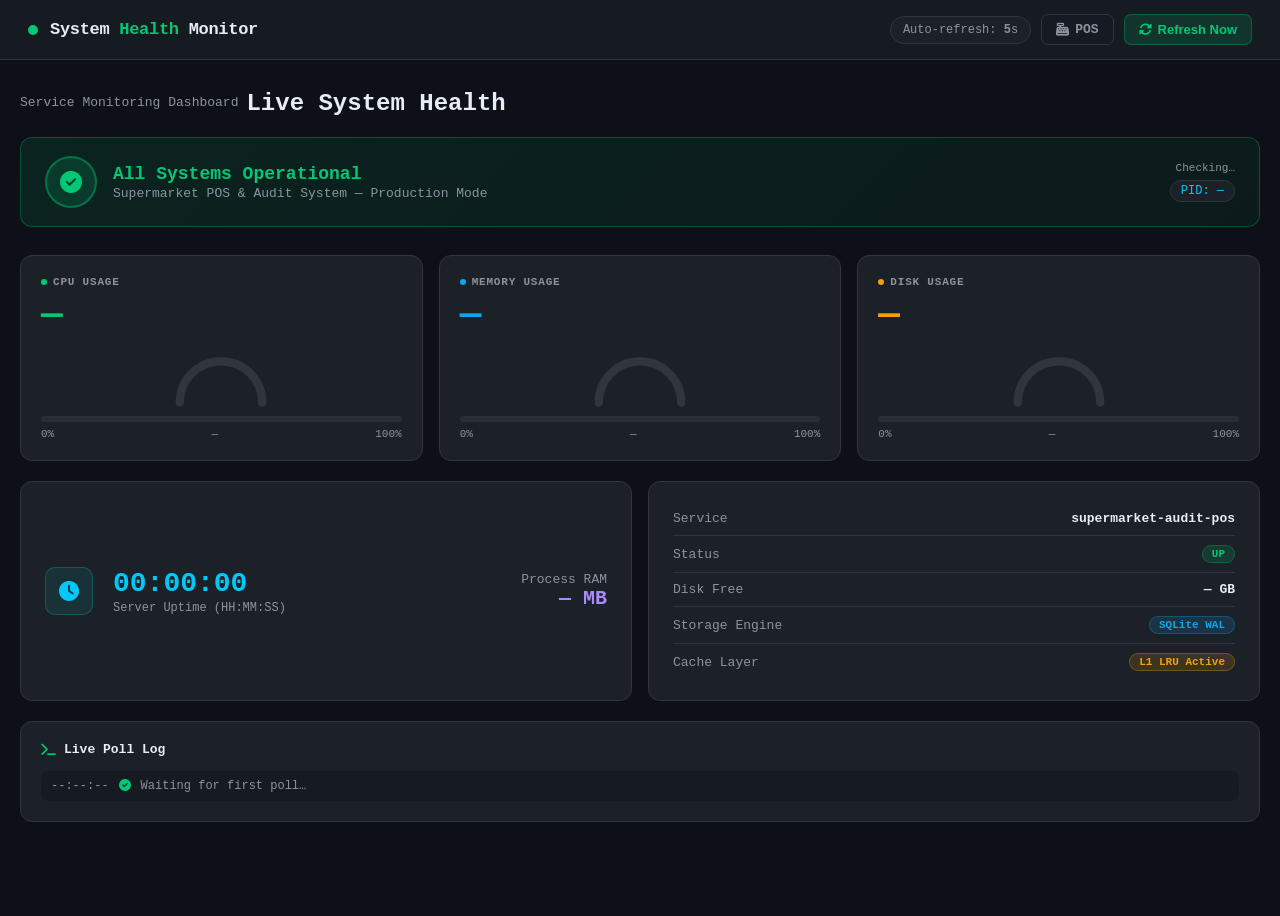
<file: templates/health.html>
<!DOCTYPE html>
<html lang="en">
<head>
  <meta charset="UTF-8">
  <meta name="viewport" content="width=device-width, initial-scale=1.0">
  <title>System Health Monitor — Supermarket POS</title>
  <link rel="stylesheet" href="https://cdnjs.cloudflare.com/ajax/libs/font-awesome/6.4.0/css/all.min.css">
  <style>
    /* ── Reset & Variables ─────────────────────────────── */
    *, *::before, *::after { box-sizing: border-box; margin: 0; padding: 0; }

    :root {
      --green:  #00c875;
      --green-dk: #008a50;
      --cyan:   #00c8f8;
      --blue:   #0ea5e9;
      --amber:  #f59e0b;
      --red:    #ef4444;
      --bg:     #0d1117;
      --surface:#161b22;
      --card:   #1c2128;
      --border: #30363d;
      --text:   #e6edf3;
      --muted:  #8b949e;
    }

    body {
      background: var(--bg);
      color: var(--text);
      font-family: -apple-system, BlinkMacSystemFont, "Segoe UI", Roboto, "Helvetica Neue", monospace;
      min-height: 100vh;
      padding-bottom: 60px;
    }

    /* ── Top Bar ───────────────────────────────────────── */
    .topbar {
      background: var(--surface);
      border-bottom: 1px solid var(--border);
      padding: 14px 28px;
      display: flex;
      justify-content: space-between;
      align-items: center;
      position: sticky;
      top: 0;
      z-index: 100;
    }

    .brand {
      display: flex;
      align-items: center;
      gap: 12px;
    }

    .pulse-dot {
      width: 10px; height: 10px;
      border-radius: 50%;
      background: var(--green);
      box-shadow: 0 0 0 0 rgba(0,200,117,.5);
      animation: pulse-ring 1.8s ease-out infinite;
    }

    @keyframes pulse-ring {
      0%   { box-shadow: 0 0 0 0 rgba(0,200,117,.5); }
      70%  { box-shadow: 0 0 0 10px rgba(0,200,117,0); }
      100% { box-shadow: 0 0 0 0 rgba(0,200,117,0); }
    }

    .brand-text {
      font-size: 17px;
      font-weight: 700;
      letter-spacing: -0.3px;
    }

    .brand-text span { color: var(--green); }

    .refresh-badge {
      display: flex;
      align-items: center;
      gap: 7px;
      font-size: 12px;
      color: var(--muted);
      background: var(--card);
      padding: 6px 12px;
      border-radius: 20px;
      border: 1px solid var(--border);
    }

    .refresh-icon { animation: spin 1.5s linear infinite; display: none; }
    @keyframes spin { to { transform: rotate(360deg); } }

    .topbar-actions { display: flex; gap: 10px; align-items: center; }

    .btn {
      display: inline-flex;
      align-items: center;
      gap: 6px;
      padding: 7px 14px;
      border-radius: 7px;
      font-size: 13px;
      font-weight: 600;
      text-decoration: none;
      cursor: pointer;
      border: 1px solid var(--border);
      transition: all .18s;
    }

    .btn-ghost { background: transparent; color: var(--muted); }
    .btn-ghost:hover { background: var(--card); color: var(--text); }
    .btn-green { background: rgba(0,200,117,.15); color: var(--green); border-color: rgba(0,200,117,.3); }
    .btn-green:hover { background: rgba(0,200,117,.22); }

    /* ── Main Container ────────────────────────────────── */
    .container { max-width: 1280px; margin: 0 auto; padding: 28px 20px; }

    .page-title {
      font-size: 13px;
      color: var(--muted);
      font-weight: 500;
      margin-bottom: 20px;
      display: flex;
      align-items: center;
      gap: 8px;
    }

    .page-title strong { color: var(--text); font-size: 24px; font-weight: 800; display: block; margin-top: 2px; }

    /* ── Status Banner ─────────────────────────────────── */
    .status-banner {
      display: flex;
      align-items: center;
      gap: 16px;
      background: linear-gradient(135deg, rgba(0,200,117,.1), rgba(0,200,117,.05));
      border: 1px solid rgba(0,200,117,.3);
      border-radius: 12px;
      padding: 18px 24px;
      margin-bottom: 28px;
      animation: fadeIn .5s ease;
    }

    .status-icon-big {
      width: 52px; height: 52px;
      border-radius: 50%;
      background: rgba(0,200,117,.15);
      border: 2px solid rgba(0,200,117,.4);
      display: flex;
      align-items: center;
      justify-content: center;
      font-size: 22px;
      color: var(--green);
      flex-shrink: 0;
    }

    .status-info h2 { font-size: 18px; font-weight: 700; color: var(--green); }
    .status-info p  { font-size: 13px; color: var(--muted); margin-top: 2px; }

    .status-right {
      margin-left: auto;
      text-align: right;
    }

    .status-right .last-checked { font-size: 11px; color: var(--muted); }
    .status-right .pid-badge {
      display: inline-block;
      background: var(--card);
      border: 1px solid var(--border);
      padding: 3px 10px;
      border-radius: 12px;
      font-size: 12px;
      color: var(--cyan);
      font-family: monospace;
      margin-top: 6px;
    }

    /* ── Grid ──────────────────────────────────────────── */
    .grid-3 {
      display: grid;
      grid-template-columns: repeat(3, 1fr);
      gap: 16px;
      margin-bottom: 20px;
    }

    .grid-2 {
      display: grid;
      grid-template-columns: repeat(2, 1fr);
      gap: 16px;
      margin-bottom: 20px;
    }

    @media (max-width: 900px) { .grid-3 { grid-template-columns: 1fr 1fr; } }
    @media (max-width: 600px) { .grid-3, .grid-2 { grid-template-columns: 1fr; } }

    /* ── Metric Card ───────────────────────────────────── */
    .metric-card {
      background: var(--card);
      border: 1px solid var(--border);
      border-radius: 12px;
      padding: 20px;
      position: relative;
      overflow: hidden;
      animation: slideUp .4s ease both;
      transition: border-color .25s;
    }

    .metric-card:hover { border-color: rgba(255,255,255,.15); }

    @keyframes slideUp {
      from { opacity: 0; transform: translateY(16px); }
      to   { opacity: 1; transform: translateY(0); }
    }

    .metric-card:nth-child(1) { animation-delay: .05s; }
    .metric-card:nth-child(2) { animation-delay: .10s; }
    .metric-card:nth-child(3) { animation-delay: .15s; }
    .metric-card:nth-child(4) { animation-delay: .20s; }
    .metric-card:nth-child(5) { animation-delay: .25s; }

    .card-label {
      font-size: 11px;
      font-weight: 700;
      text-transform: uppercase;
      letter-spacing: .8px;
      color: var(--muted);
      margin-bottom: 10px;
      display: flex;
      align-items: center;
      gap: 6px;
    }

    .card-label .dot-label {
      width: 6px; height: 6px;
      border-radius: 50%;
    }

    .card-value {
      font-size: 36px;
      font-weight: 800;
      font-variant-numeric: tabular-nums;
      line-height: 1;
      margin-bottom: 12px;
    }

    /* ── Animated Progress Bar ─────────────────────────── */
    .bar-track {
      height: 6px;
      background: rgba(255,255,255,.06);
      border-radius: 3px;
      overflow: hidden;
    }

    .bar-fill {
      height: 100%;
      border-radius: 3px;
      transition: width .8s cubic-bezier(.4,0,.2,1);
    }

    .bar-meta {
      display: flex;
      justify-content: space-between;
      font-size: 11px;
      color: var(--muted);
      margin-top: 6px;
    }

    /* ── Uptime Card ───────────────────────────────────── */
    .uptime-card {
      background: var(--card);
      border: 1px solid var(--border);
      border-radius: 12px;
      padding: 20px 24px;
      display: flex;
      align-items: center;
      gap: 20px;
      animation: slideUp .4s .3s ease both;
    }

    .uptime-icon {
      width: 48px; height: 48px;
      border-radius: 10px;
      background: rgba(0,200,200,.1);
      border: 1px solid rgba(0,200,200,.25);
      display: flex;
      align-items: center;
      justify-content: center;
      font-size: 20px;
      color: var(--cyan);
      flex-shrink: 0;
    }

    .uptime-value {
      font-size: 28px;
      font-weight: 800;
      font-family: monospace;
      color: var(--cyan);
    }

    .uptime-label { font-size: 12px; color: var(--muted); margin-top: 2px; }

    /* ── Service Info Card ─────────────────────────────── */
    .info-card {
      background: var(--card);
      border: 1px solid var(--border);
      border-radius: 12px;
      padding: 20px 24px;
      animation: slideUp .4s .35s ease both;
    }

    .info-row {
      display: flex;
      justify-content: space-between;
      align-items: center;
      padding: 9px 0;
      border-bottom: 1px solid var(--border);
      font-size: 13px;
    }

    .info-row:last-child { border-bottom: none; }
    .info-key { color: var(--muted); }
    .info-val { font-weight: 600; font-family: monospace; color: var(--text); }

    .badge {
      display: inline-block;
      padding: 2px 9px;
      border-radius: 10px;
      font-size: 11px;
      font-weight: 700;
    }

    .badge-green { background: rgba(0,200,117,.15); color: var(--green); border: 1px solid rgba(0,200,117,.3); }
    .badge-blue  { background: rgba(14,165,233,.15); color: var(--blue);  border: 1px solid rgba(14,165,233,.3); }
    .badge-amber { background: rgba(245,158,11,.15); color: var(--amber); border: 1px solid rgba(245,158,11,.3); }

    /* ── Timeline log ───────────────────────────────────── */
    .log-card {
      background: var(--card);
      border: 1px solid var(--border);
      border-radius: 12px;
      padding: 20px;
      margin-top: 20px;
      animation: slideUp .4s .4s ease both;
    }

    .log-title {
      font-size: 13px;
      font-weight: 700;
      color: var(--text);
      margin-bottom: 14px;
      display: flex;
      align-items: center;
      gap: 8px;
    }

    .log-list {
      max-height: 200px;
      overflow-y: auto;
      display: flex;
      flex-direction: column;
      gap: 6px;
    }

    .log-item {
      display: flex;
      align-items: flex-start;
      gap: 10px;
      font-size: 12px;
      padding: 8px 10px;
      border-radius: 7px;
      background: var(--surface);
      animation: fadeIn .25s ease;
    }

    .log-time { color: var(--muted); font-family: monospace; flex-shrink: 0; }
    .log-status { flex-shrink: 0; }
    .log-status.ok  { color: var(--green); }
    .log-status.err { color: var(--red); }
    .log-meta { color: var(--muted); }
    .log-meta span { color: var(--text); }

    @keyframes fadeIn { from { opacity: 0; } to { opacity: 1; } }

    /* ── Radial gauge ───────────────────────────────────── */
    .gauge-wrap {
      display: flex;
      align-items: center;
      justify-content: center;
      padding: 6px 0 4px;
    }

    svg.gauge { overflow: visible; }

    /* ── scroll bar styling ────────────────────────────── */
    ::-webkit-scrollbar { width: 5px; }
    ::-webkit-scrollbar-track { background: var(--surface); }
    ::-webkit-scrollbar-thumb { background: var(--border); border-radius: 3px; }
  </style>
</head>
<body>

<!-- Top Bar -->
<div class="topbar">
  <div class="brand">
    <div class="pulse-dot" id="pulse-dot"></div>
    <span class="brand-text">System <span>Health</span> Monitor</span>
  </div>

  <div class="topbar-actions">
    <div class="refresh-badge">
      <i class="fa fa-arrows-rotate refresh-icon" id="refresh-icon"></i>
      <span>Auto-refresh: <strong id="countdown">5</strong>s</span>
    </div>
    <a href="/" class="btn btn-ghost">
      <i class="fa fa-cash-register"></i> POS
    </a>
    <button class="btn btn-green" onclick="fetchData()">
      <i class="fa fa-rotate"></i> Refresh Now
    </button>
  </div>
</div>

<!-- Main Content -->
<div class="container">

  <!-- Title -->
  <div class="page-title">
    Service Monitoring Dashboard
    <strong>Live System Health</strong>
  </div>

  <!-- Status Banner -->
  <div class="status-banner" id="status-banner">
    <div class="status-icon-big">
      <i class="fa fa-circle-check" id="status-icon"></i>
    </div>
    <div class="status-info">
      <h2 id="status-text">All Systems Operational</h2>
      <p id="status-sub">Supermarket POS & Audit System — Production Mode</p>
    </div>
    <div class="status-right">
      <div class="last-checked" id="last-checked">Checking…</div>
      <div class="pid-badge">PID: <span id="pid-val">—</span></div>
    </div>
  </div>

  <!-- Row 1: CPU / Memory / Disk gauges -->
  <div class="grid-3">
    <!-- CPU Card -->
    <div class="metric-card">
      <div class="card-label">
        <div class="dot-label" style="background:#00c875;"></div>
        CPU Usage
      </div>
      <div class="card-value" id="cpu-val" style="color:#00c875;">—</div>
      <div class="gauge-wrap">
        <svg class="gauge" width="110" height="60" viewBox="-10 0 120 65">
          <path d="M 5 55 A 45 45 0 0 1 95 55" fill="none" stroke="#30363d" stroke-width="9" stroke-linecap="round"/>
          <path id="cpu-arc" d="M 5 55 A 45 45 0 0 1 95 55" fill="none" stroke="#00c875"
                stroke-width="9" stroke-linecap="round"
                stroke-dasharray="141.3" stroke-dashoffset="141.3"
                style="transition: stroke-dashoffset 1s cubic-bezier(.4,0,.2,1), stroke .5s;"/>
        </svg>
      </div>
      <div class="bar-track">
        <div class="bar-fill" id="cpu-bar" style="width:0%; background:#00c875;"></div>
      </div>
      <div class="bar-meta"><span>0%</span><span id="cpu-label">—</span><span>100%</span></div>
    </div>

    <!-- Memory Card -->
    <div class="metric-card">
      <div class="card-label">
        <div class="dot-label" style="background:#0ea5e9;"></div>
        Memory Usage
      </div>
      <div class="card-value" id="mem-val" style="color:#0ea5e9;">—</div>
      <div class="gauge-wrap">
        <svg class="gauge" width="110" height="60" viewBox="-10 0 120 65">
          <path d="M 5 55 A 45 45 0 0 1 95 55" fill="none" stroke="#30363d" stroke-width="9" stroke-linecap="round"/>
          <path id="mem-arc" d="M 5 55 A 45 45 0 0 1 95 55" fill="none" stroke="#0ea5e9"
                stroke-width="9" stroke-linecap="round"
                stroke-dasharray="141.3" stroke-dashoffset="141.3"
                style="transition: stroke-dashoffset 1s cubic-bezier(.4,0,.2,1), stroke .5s;"/>
        </svg>
      </div>
      <div class="bar-track">
        <div class="bar-fill" id="mem-bar" style="width:0%; background:#0ea5e9;"></div>
      </div>
      <div class="bar-meta"><span>0%</span><span id="mem-label">—</span><span>100%</span></div>
    </div>

    <!-- Disk Card -->
    <div class="metric-card">
      <div class="card-label">
        <div class="dot-label" style="background:#f59e0b;"></div>
        Disk Usage
      </div>
      <div class="card-value" id="disk-val" style="color:#f59e0b;">—</div>
      <div class="gauge-wrap">
        <svg class="gauge" width="110" height="60" viewBox="-10 0 120 65">
          <path d="M 5 55 A 45 45 0 0 1 95 55" fill="none" stroke="#30363d" stroke-width="9" stroke-linecap="round"/>
          <path id="disk-arc" d="M 5 55 A 45 45 0 0 1 95 55" fill="none" stroke="#f59e0b"
                stroke-width="9" stroke-linecap="round"
                stroke-dasharray="141.3" stroke-dashoffset="141.3"
                style="transition: stroke-dashoffset 1s cubic-bezier(.4,0,.2,1), stroke .5s;"/>
        </svg>
      </div>
      <div class="bar-track">
        <div class="bar-fill" id="disk-bar" style="width:0%; background:#f59e0b;"></div>
      </div>
      <div class="bar-meta"><span>0%</span><span id="disk-label">—</span><span>100%</span></div>
    </div>
  </div>

  <!-- Row 2: Uptime + Service Info -->
  <div class="grid-2">
    <!-- Uptime -->
    <div class="uptime-card">
      <div class="uptime-icon"><i class="fa fa-clock"></i></div>
      <div>
        <div class="uptime-value" id="uptime-display">00:00:00</div>
        <div class="uptime-label">Server Uptime (HH:MM:SS)</div>
      </div>
      <div style="margin-left:auto; text-align:right;">
        <div style="font-size:13px; color:var(--muted);">Process RAM</div>
        <div style="font-size:20px; font-weight:700; color:#a78bfa;" id="rss-val">— MB</div>
      </div>
    </div>

    <!-- Service Info -->
    <div class="info-card">
      <div class="info-row">
        <span class="info-key">Service</span>
        <span class="info-val">supermarket-audit-pos</span>
      </div>
      <div class="info-row">
        <span class="info-key">Status</span>
        <span class="info-val"><span class="badge badge-green" id="status-badge">UP</span></span>
      </div>
      <div class="info-row">
        <span class="info-key">Disk Free</span>
        <span class="info-val" id="disk-free-val">— GB</span>
      </div>
      <div class="info-row">
        <span class="info-key">Storage Engine</span>
        <span class="info-val"><span class="badge badge-blue">SQLite WAL</span></span>
      </div>
      <div class="info-row">
        <span class="info-key">Cache Layer</span>
        <span class="info-val"><span class="badge badge-amber">L1 LRU Active</span></span>
      </div>
    </div>
  </div>

  <!-- Poll Log -->
  <div class="log-card">
    <div class="log-title">
      <i class="fa fa-terminal" style="color:var(--green);"></i>
      Live Poll Log
    </div>
    <div class="log-list" id="log-list">
      <div class="log-item">
        <span class="log-time">--:--:--</span>
        <span class="log-status ok"><i class="fa fa-circle-check"></i></span>
        <span class="log-meta">Waiting for first poll…</span>
      </div>
    </div>
  </div>

</div>

<!-- ── JavaScript ───────────────────────────────────────────── -->
<script>
  /* initial values from server-side render */
  let data = {{ data | tojson }};

  const ARC_LEN = 141.3; // half-circumference of the SVG arc
  let countdownVal = 5;
  let countdownInterval;
  let uptimeBase = data.uptime_seconds;
  let uptimeStart = Date.now();

  /* ── colour by threshold ─────────────────────────────── */
  function metricColor(pct) {
    if (pct >= 90) return "#ef4444";
    if (pct >= 70) return "#f59e0b";
    return "#00c875";
  }

  /* ── update SVG arc ─────────────────────────────────── */
  function setArc(id, pct, color) {
    const el = document.getElementById(id);
    const offset = ARC_LEN * (1 - pct / 100);
    el.style.strokeDashoffset = offset;
    el.style.stroke = color;
  }

  /* ── format seconds → HH:MM:SS ──────────────────────── */
  function fmtUptime(sec) {
    const h = Math.floor(sec / 3600);
    const m = Math.floor((sec % 3600) / 60);
    const s = Math.floor(sec % 60);
    return [h, m, s].map(n => String(n).padStart(2, "0")).join(":");
  }

  /* ── render all metrics ──────────────────────────────── */
  function render(d) {
    /* CPU */
    const cpuColor = metricColor(d.cpu_percent);
    document.getElementById("cpu-val").innerText   = d.cpu_percent.toFixed(1) + "%";
    document.getElementById("cpu-val").style.color = cpuColor;
    document.getElementById("cpu-bar").style.width = d.cpu_percent + "%";
    document.getElementById("cpu-bar").style.background = cpuColor;
    document.getElementById("cpu-label").innerText = d.cpu_percent.toFixed(1) + "%";
    setArc("cpu-arc", d.cpu_percent, cpuColor);

    /* Memory */
    const memColor = metricColor(d.memory_used_pct);
    document.getElementById("mem-val").innerText   = d.memory_used_pct.toFixed(1) + "%";
    document.getElementById("mem-val").style.color = memColor;
    document.getElementById("mem-bar").style.width = d.memory_used_pct + "%";
    document.getElementById("mem-bar").style.background = memColor;
    document.getElementById("mem-label").innerText = `${d.memory_used_pct.toFixed(1)}% of ${(d.memory_total_mb / 1024).toFixed(1)} GB`;
    setArc("mem-arc", d.memory_used_pct, memColor);

    /* Disk */
    const diskColor = metricColor(d.disk_used_pct);
    document.getElementById("disk-val").innerText   = d.disk_used_pct.toFixed(1) + "%";
    document.getElementById("disk-val").style.color = diskColor;
    document.getElementById("disk-bar").style.width = d.disk_used_pct + "%";
    document.getElementById("disk-bar").style.background = diskColor;
    document.getElementById("disk-label").innerText = d.disk_used_pct.toFixed(1) + "% used";
    setArc("disk-arc", d.disk_used_pct, diskColor);

    /* Uptime / RSSmem / Disk free / PID */
    document.getElementById("rss-val").innerText       = d.memory_rss_mb.toFixed(1) + " MB";
    document.getElementById("disk-free-val").innerText = d.disk_free_gb.toFixed(2) + " GB";
    document.getElementById("pid-val").innerText       = d.pid;

    /* Status banner */
    const allOk = d.status === "UP";
    document.getElementById("status-text").innerText = allOk ? "All Systems Operational" : "Degraded";
    document.getElementById("status-text").style.color = allOk ? "var(--green)" : "var(--red)";
    document.getElementById("status-icon").className  = allOk
      ? "fa fa-circle-check" : "fa fa-circle-exclamation";
    document.getElementById("status-icon").style.color = allOk ? "var(--green)" : "var(--red)";

    /* Last checked */
    document.getElementById("last-checked").innerText =
      "Last polled: " + new Date().toLocaleTimeString();
  }

  /* ── Live uptime tick ─────────────────────────────────── */
  setInterval(() => {
    const elapsed = (Date.now() - uptimeStart) / 1000;
    document.getElementById("uptime-display").innerText = fmtUptime(uptimeBase + elapsed);
  }, 1000);

  /* ── Append to poll log ───────────────────────────────── */
  function logPoll(ok, cpu, mem) {
    const list = document.getElementById("log-list");
    const item = document.createElement("div");
    item.className = "log-item";
    const now = new Date().toLocaleTimeString();
    item.innerHTML = `
      <span class="log-time">${now}</span>
      <span class="log-status ${ok ? "ok" : "err"}">
        <i class="fa ${ok ? "fa-circle-check" : "fa-circle-xmark"}"></i>
      </span>
      <span class="log-meta">
        <span>Status: ${ok ? "UP" : "DOWN"}</span> &nbsp;|&nbsp;
        CPU <span>${cpu.toFixed(1)}%</span> &nbsp;|&nbsp;
        Mem <span>${mem.toFixed(1)}%</span>
      </span>`;
    list.prepend(item);
    // Keep max 40 entries
    while (list.children.length > 40) list.removeChild(list.lastChild);
  }

  /* ── Fetch fresh data ────────────────────────────────── */
  async function fetchData() {
    const icon = document.getElementById("refresh-icon");
    icon.style.display = "inline-block";

    try {
      const res  = await fetch("/api/healthz");
      const fresh = await res.json();

      uptimeBase  = fresh.uptime_seconds;
      uptimeStart = Date.now();
      data        = fresh;

      render(fresh);
      logPoll(true, fresh.cpu_percent, fresh.memory_used_pct);
    } catch (e) {
      logPoll(false, 0, 0);
      document.getElementById("status-text").innerText  = "Connection Failed";
      document.getElementById("status-text").style.color = "var(--red)";
    } finally {
      icon.style.display = "none";
    }
  }

  /* ── Countdown auto-refresh ──────────────────────────── */
  function startCountdown() {
    countdownVal = 5;
    clearInterval(countdownInterval);
    countdownInterval = setInterval(() => {
      countdownVal--;
      document.getElementById("countdown").innerText = countdownVal;
      if (countdownVal <= 0) {
        fetchData();
        countdownVal = 5;
        document.getElementById("countdown").innerText = 5;
      }
    }, 1000);
  }

  /* ── Boot ────────────────────────────────────────────── */
  render(data);
  logPoll(data.status === "UP", data.cpu_percent, data.memory_used_pct);
  startCountdown();
</script>

</body>
</html>
</file>
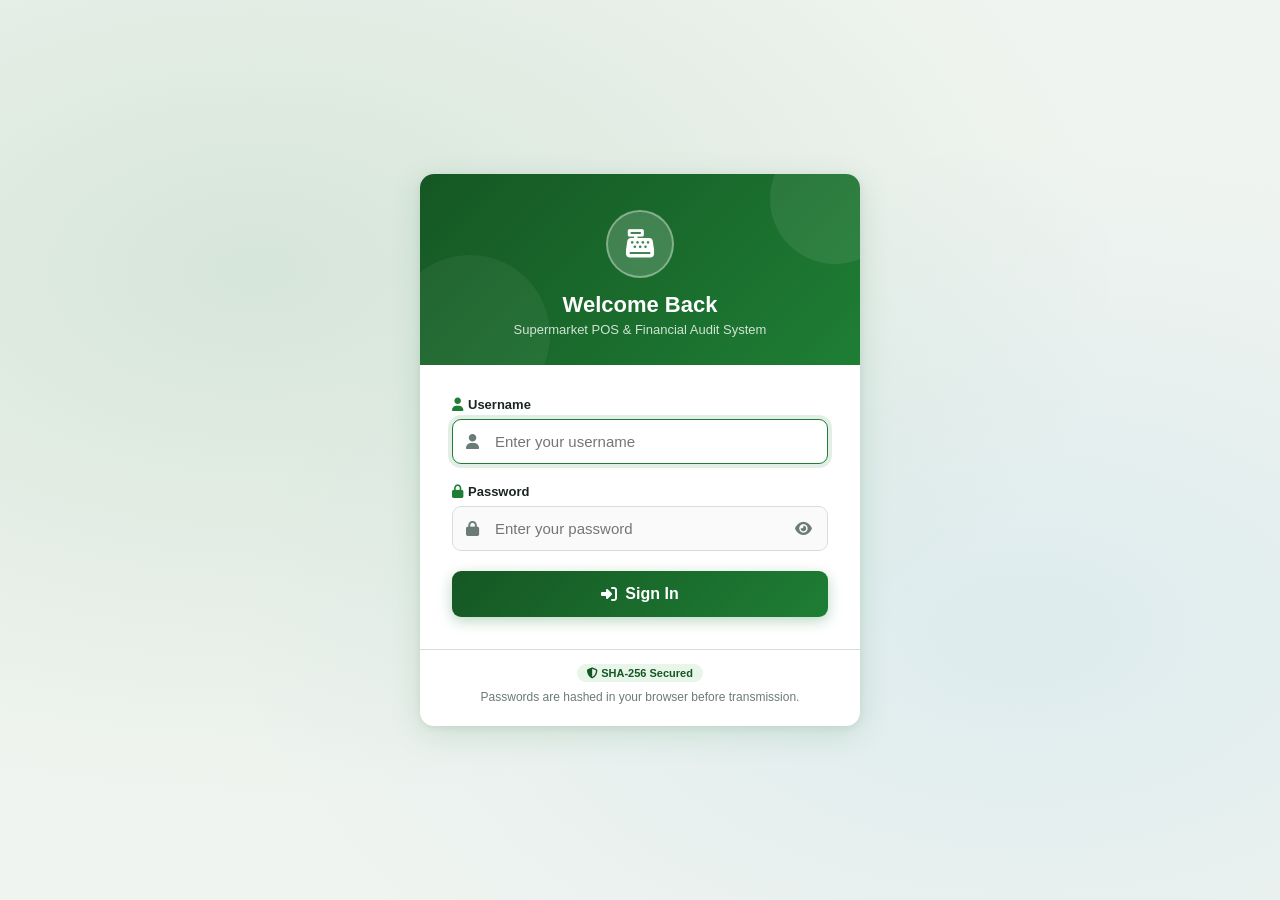
<file: templates/login.html>
<!DOCTYPE html>
<html lang="en" dir="ltr" id="html-root">
<head>
  <meta charset="UTF-8">
  <meta name="viewport" content="width=device-width, initial-scale=1.0">
  <title>Sign In — Supermarket POS</title>
  <link rel="stylesheet" href="https://cdnjs.cloudflare.com/ajax/libs/font-awesome/6.4.0/css/all.min.css">
  <style>
    *, *::before, *::after { box-sizing: border-box; margin: 0; padding: 0; }

    :root {
      --primary:      #1e7e34;
      --primary-dk:   #155724;
      --primary-lt:   #e8f5e9;
      --accent:       #0288d1;
      --surface:      #ffffff;
      --bg:           #f0f4f0;
      --text:         #1a2621;
      --muted:        #6b7c74;
      --border:       #d4e0d6;
      --danger:       #c0392b;
      --radius:       14px;
      --shadow:       0 8px 32px rgba(30,126,52,.14), 0 2px 8px rgba(0,0,0,.07);
    }

    body {
      min-height: 100vh;
      background: var(--bg);
      display: flex;
      align-items: center;
      justify-content: center;
      font-family: -apple-system, BlinkMacSystemFont, "Segoe UI", Roboto, "Helvetica Neue", Arial, sans-serif;
      padding: 20px;
      /* Subtle animated diagonal gradient */
      background-image:
        radial-gradient(ellipse at 20% 30%, rgba(30,126,52,.12) 0%, transparent 60%),
        radial-gradient(ellipse at 80% 70%, rgba(2,136,209,.08) 0%, transparent 55%);
    }

    /* ── Card ───────────────────────────────────────────── */
    .login-card {
      width: 100%;
      max-width: 440px;
      background: var(--surface);
      border-radius: var(--radius);
      box-shadow: var(--shadow);
      overflow: hidden;
      animation: slideUp .45s cubic-bezier(.22,1,.36,1);
    }

    @keyframes slideUp {
      from { opacity: 0; transform: translateY(28px); }
      to   { opacity: 1; transform: translateY(0); }
    }

    /* ── Header banner ─────────────────────────────────── */
    .card-banner {
      background: linear-gradient(135deg, var(--primary-dk) 0%, var(--primary) 100%);
      padding: 36px 32px 28px;
      text-align: center;
      color: white;
      position: relative;
      overflow: hidden;
    }

    .card-banner::before {
      content: "";
      position: absolute;
      top: -40px; right: -40px;
      width: 130px; height: 130px;
      border-radius: 50%;
      background: rgba(255,255,255,.08);
    }

    .card-banner::after {
      content: "";
      position: absolute;
      bottom: -50px; left: -30px;
      width: 160px; height: 160px;
      border-radius: 50%;
      background: rgba(255,255,255,.05);
    }

    .logo-ring {
      width: 68px; height: 68px;
      border-radius: 50%;
      background: rgba(255,255,255,.18);
      border: 2px solid rgba(255,255,255,.35);
      display: flex;
      align-items: center;
      justify-content: center;
      font-size: 28px;
      margin: 0 auto 14px;
      backdrop-filter: blur(4px);
    }

    .card-banner h1 { font-size: 22px; font-weight: 700; margin-bottom: 4px; }
    .card-banner p  { font-size: 13px; opacity: .8; }

    /* ── Body ───────────────────────────────────────────── */
    .card-body { padding: 32px; }

    .field { margin-bottom: 20px; }

    .field label {
      display: block;
      font-size: 13px;
      font-weight: 600;
      color: var(--text);
      margin-bottom: 7px;
    }

    .input-wrap {
      position: relative;
      display: flex;
      align-items: center;
    }

    .input-wrap .icon {
      position: absolute;
      left: 14px;
      color: var(--muted);
      font-size: 15px;
      pointer-events: none;
    }

    .input-wrap input {
      width: 100%;
      padding: 13px 14px 13px 42px;
      border: 1.5px solid var(--border);
      border-radius: 9px;
      font-size: 15px;
      color: var(--text);
      background: #fafafa;
      outline: none;
      transition: border-color .2s, box-shadow .2s, background .2s;
    }

    .input-wrap input:focus {
      border-color: var(--primary);
      background: #fff;
      box-shadow: 0 0 0 4px rgba(30,126,52,.12);
    }

    /* toggle password eye */
    .eye-btn {
      position: absolute;
      right: 12px;
      background: none;
      border: none;
      color: var(--muted);
      cursor: pointer;
      padding: 4px;
      font-size: 15px;
      transition: color .2s;
    }
    .eye-btn:hover { color: var(--primary); }

    /* ── Error alert ────────────────────────────────────── */
    .alert {
      display: none;
      align-items: center;
      gap: 10px;
      padding: 12px 14px;
      border-radius: 8px;
      font-size: 13px;
      font-weight: 600;
      margin-bottom: 18px;
    }

    .alert-error {
      background: #fdecea;
      color: var(--danger);
      border: 1px solid #f5c6c6;
    }

    .alert.visible { display: flex; animation: fadeIn .25s; }
    @keyframes fadeIn { from { opacity: 0; } to { opacity: 1; } }

    /* ── Submit button ─────────────────────────────────── */
    .btn-login {
      width: 100%;
      padding: 14px;
      background: linear-gradient(135deg, var(--primary-dk), var(--primary));
      color: white;
      border: none;
      border-radius: 9px;
      font-size: 16px;
      font-weight: 700;
      cursor: pointer;
      display: flex;
      align-items: center;
      justify-content: center;
      gap: 8px;
      box-shadow: 0 4px 14px rgba(30,126,52,.3);
      transition: transform .15s, box-shadow .15s, opacity .15s;
    }

    .btn-login:hover:not(:disabled) {
      transform: translateY(-2px);
      box-shadow: 0 6px 20px rgba(30,126,52,.38);
    }

    .btn-login:active:not(:disabled) { transform: translateY(0); }

    .btn-login:disabled { opacity: .65; cursor: not-allowed; }

    /* spinner inside button */
    .spinner {
      display: none;
      width: 18px; height: 18px;
      border: 2.5px solid rgba(255,255,255,.35);
      border-top-color: white;
      border-radius: 50%;
      animation: spin .7s linear infinite;
    }
    @keyframes spin { to { transform: rotate(360deg); } }

    /* ── Footer ────────────────────────────────────────── */
    .card-footer {
      text-align: center;
      padding: 14px 32px 22px;
      font-size: 12px;
      color: var(--muted);
      border-top: 1px solid var(--border);
    }

    .hint-chip {
      display: inline-block;
      background: var(--primary-lt);
      color: var(--primary-dk);
      padding: 3px 10px;
      border-radius: 20px;
      font-size: 11px;
      font-weight: 600;
      margin-bottom: 8px;
    }

    /* ── Role badge that appears after success ─────────── */
    .role-badge {
      display: none;
      align-items: center;
      gap: 8px;
      background: var(--primary-lt);
      border: 1px solid #c8e6c9;
      border-radius: 8px;
      padding: 12px 14px;
      margin-bottom: 18px;
      font-size: 13px;
      font-weight: 600;
      color: var(--primary-dk);
    }
    .role-badge.visible { display: flex; animation: fadeIn .3s; }
  </style>
</head>
<body>

<div class="login-card">
  <!-- Banner -->
  <div class="card-banner">
    <div class="logo-ring">
      <i class="fa fa-cash-register"></i>
    </div>
    <h1>Welcome Back</h1>
    <p>Supermarket POS &amp; Financial Audit System</p>
  </div>

  <!-- Body -->
  <div class="card-body">

    <!-- Error message -->
    <div id="alert-box" class="alert alert-error" role="alert">
      <i class="fa fa-circle-exclamation"></i>
      <span id="alert-text">Incorrect username or password.</span>
    </div>

    <!-- Success role banner -->
    <div id="role-banner" class="role-badge">
      <i class="fa fa-check-circle"></i>
      <span id="role-text">Logging in…</span>
    </div>

    <!-- Username field -->
    <div class="field">
      <label for="username"><i class="fa fa-user" style="margin-right:5px;color:var(--primary)"></i>Username</label>
      <div class="input-wrap">
        <i class="icon fa fa-user"></i>
        <input type="text" id="username" name="username"
               placeholder="Enter your username"
               autocomplete="username" autofocus>
      </div>
    </div>

    <!-- Password field -->
    <div class="field">
      <label for="password"><i class="fa fa-lock" style="margin-right:5px;color:var(--primary)"></i>Password</label>
      <div class="input-wrap">
        <i class="icon fa fa-lock"></i>
        <input type="password" id="password" name="password"
               placeholder="Enter your password"
               autocomplete="current-password">
        <button type="button" class="eye-btn" id="eye-btn" title="Toggle visibility">
          <i class="fa fa-eye" id="eye-icon"></i>
        </button>
      </div>
    </div>

    <!-- Submit -->
    <button class="btn-login" id="btn-login" onclick="doLogin()">
      <div class="spinner" id="spinner"></div>
      <i class="fa fa-right-to-bracket" id="btn-icon"></i>
      <span id="btn-text">Sign In</span>
    </button>
  </div>

  <!-- Footer -->
  <div class="card-footer">
    <div class="hint-chip"><i class="fa fa-shield-halved"></i> SHA-256 Secured</div><br>
    Passwords are hashed in your browser before transmission.
  </div>
</div>

<script>
  /* ── SHA-256 using native WebCrypto (no libraries needed) ─── */
  async function sha256(message) {
    const data    = new TextEncoder().encode(message);
    const hash    = await crypto.subtle.digest("SHA-256", data);
    const bytes   = Array.from(new Uint8Array(hash));
    return bytes.map(b => b.toString(16).padStart(2, "0")).join("");
  }

  /* ── Password eye toggle ─────────────────────────────────── */
  document.getElementById("eye-btn").addEventListener("click", () => {
    const pw   = document.getElementById("password");
    const icon = document.getElementById("eye-icon");
    if (pw.type === "password") {
      pw.type = "text";
      icon.className = "fa fa-eye-slash";
    } else {
      pw.type = "password";
      icon.className = "fa fa-eye";
    }
  });

  /* ── Enter key submits ───────────────────────────────────── */
  document.addEventListener("keydown", e => {
    if (e.key === "Enter") doLogin();
  });

  /* ── Show / hide helpers ─────────────────────────────────── */
  function showError(msg) {
    const box = document.getElementById("alert-box");
    document.getElementById("alert-text").innerText = msg;
    box.classList.add("visible");
  }

  function hideError() {
    document.getElementById("alert-box").classList.remove("visible");
  }

  function setLoading(on) {
    const btn     = document.getElementById("btn-login");
    const spinner = document.getElementById("spinner");
    const icon    = document.getElementById("btn-icon");
    const text    = document.getElementById("btn-text");
    btn.disabled        = on;
    spinner.style.display = on ? "block" : "none";
    icon.style.display  = on ? "none"  : "inline";
    text.innerText      = on ? "Authenticating…" : "Sign In";
  }

  /* ── Main login handler ──────────────────────────────────── */
  async function doLogin() {
    hideError();
    const username = document.getElementById("username").value.trim();
    const password = document.getElementById("password").value;

    if (!username || !password) {
      showError("Please enter both your username and password.");
      return;
    }

    setLoading(true);

    try {
      /* Hash password in the browser – plain text never leaves the device */
      const passwordHash = await sha256(password);

      const next = new URLSearchParams(window.location.search).get("next") || "/";

      const res = await fetch("/api/auth/login", {
        method: "POST",
        headers: { "Content-Type": "application/json" },
        body: JSON.stringify({ username, password_hash: passwordHash, next })
      });

      const data = await res.json();

      if (data.success) {
        const roleBanner = document.getElementById("role-banner");
        const roleLabel  = data.role === "admin"
          ? `Welcome back, ${username}! Signing in as Administrator…`
          : `Welcome, ${username}! Redirecting to Cashier POS…`;

        document.getElementById("role-text").innerText = roleLabel;
        roleBanner.classList.add("visible");

        setTimeout(() => {
          window.location.href = data.redirect || "/";
        }, 900);
      } else {
        showError(data.error || "Incorrect username or password.");
        /* Shake the card on error */
        const card = document.querySelector(".login-card");
        card.style.animation = "none";
        card.offsetHeight;   // reflow
        card.style.animation = "shake .4s ease";
        setLoading(false);
      }
    } catch (err) {
      showError("Network error. Please check your connection.");
      setLoading(false);
    }
  }
</script>

<style>
  @keyframes shake {
    0%,100%  { transform: translateX(0); }
    20%      { transform: translateX(-8px); }
    40%      { transform: translateX(8px); }
    60%      { transform: translateX(-5px); }
    80%      { transform: translateX(5px); }
  }
</style>

</body>
</html>
</file>
